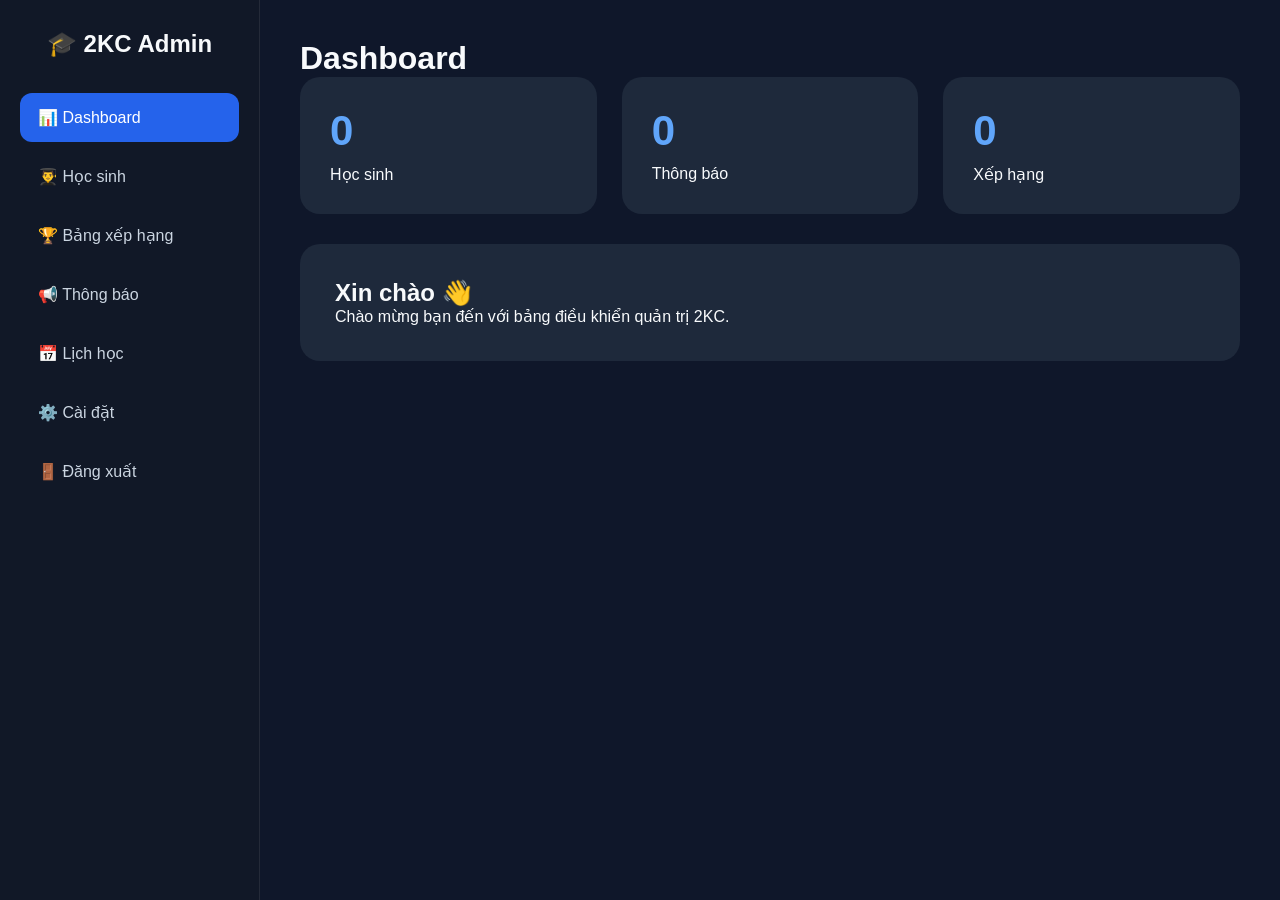
<file: pages/admin.html>
<!DOCTYPE html>
<html lang="vi">

<head>

<meta charset="UTF-8">
<meta name="viewport" content="width=device-width, initial-scale=1.0">

<title>2KC Admin Dashboard</title>

<link rel="stylesheet" href="../style.css">

</head>

<body>

<div class="dashboard">

    <aside class="sidebar">

        <h2>🎓 2KC Admin</h2>

        <ul>

            <li class="active">📊 Dashboard</li>

            <li>👨‍🎓 Học sinh</li>

            <li>🏆 Bảng xếp hạng</li>

            <li>📢 Thông báo</li>

            <li>📅 Lịch học</li>

            <li>⚙️ Cài đặt</li>

            <li>🚪 Đăng xuất</li>

        </ul>

    </aside>

    <main class="main">

        <h1>Dashboard</h1>

        <div class="dashboard-cards">

            <div class="dashboard-card">

                <h2 id="studentCount">0</h2>

                <p>Học sinh</p>

            </div>

            <div class="dashboard-card">

                <h2 id="noticeCount">0</h2>

                <p>Thông báo</p>

            </div>

            <div class="dashboard-card">

                <h2 id="rankingCount">0</h2>

                <p>Xếp hạng</p>

            </div>

        </div>

        <div class="dashboard-content">

            <h2>Xin chào 👋</h2>

            <p>Chào mừng bạn đến với bảng điều khiển quản trị 2KC.</p>

        </div>

    </main>

</div>

<script src="../script.js"></script>

</body>

</html>
</file>
<file: style.css>
/* ==================================================
   2KC CONNECT V3
   STYLE.CSS
================================================== */

*{
    margin:0;
    padding:0;
    box-sizing:border-box;
    scroll-behavior:smooth;
}

:root{

    --bg:#020617;
    --bg2:#0F172A;

    --primary:#2563EB;
    --secondary:#60A5FA;

    --white:#F8FAFC;
    --gray:#94A3B8;

    --glass:rgba(255,255,255,.05);

}

body{

    font-family:"Poppins",sans-serif;

    background:var(--bg);

    color:var(--white);

    overflow-x:hidden;

}

/* ===========================
Background
=========================== */

.bg-blur{

    position:fixed;

    width:600px;
    height:600px;

    border-radius:50%;

    filter:blur(140px);

    opacity:.35;

    z-index:-5;

    animation:move 15s infinite alternate;

}

.bg1{

    background:#2563EB;

    top:-180px;

    left:-180px;

}

.bg2{

    background:#9333EA;

    right:-200px;

    top:150px;

}

.bg3{

    background:#06B6D4;

    bottom:-180px;

    left:40%;

}

@keyframes move{

from{

transform:translate(0,0);

}

to{

transform:translate(120px,-90px);

}

}

/* ===========================
Loading
=========================== */

#loader{

position:fixed;

inset:0;

background:#020617;

display:flex;

flex-direction:column;

justify-content:center;

align-items:center;

z-index:999999;

transition:1s;

}

.loader-circle{

width:90px;

height:90px;

border-radius:50%;

border:7px solid rgba(255,255,255,.1);

border-top:7px solid #3B82F6;

animation:spin 1s linear infinite;

margin-bottom:25px;

}

@keyframes spin{

100%{

transform:rotate(360deg);

}

}

#loader h2{

font-size:40px;

margin-bottom:8px;

}

#loader p{

color:var(--gray);

}

/* ===========================
Header
=========================== */

header{

position:fixed;

top:18px;

left:50%;

transform:translateX(-50%);

width:92%;

height:78px;

padding:0 35px;

display:flex;

justify-content:space-between;

align-items:center;

background:rgba(255,255,255,.05);

backdrop-filter:blur(18px);

border:1px solid rgba(255,255,255,.08);

border-radius:20px;

z-index:999;

}

.logo{

display:flex;

align-items:center;

gap:12px;

font-size:28px;

font-weight:700;

}

.logo i{

color:#3B82F6;

}

nav{

display:flex;

gap:35px;

}

nav a{

text-decoration:none;

color:white;

font-weight:500;

transition:.3s;

}

nav a:hover{

color:#60A5FA;

}

#themeBtn{

width:46px;

height:46px;

border:none;

border-radius:50%;

background:#2563EB;

color:white;

cursor:pointer;

font-size:18px;

transition:.3s;

}

#themeBtn:hover{

transform:rotate(180deg);

}

/* ===========================
Hero
=========================== */

.hero{

min-height:100vh;

display:flex;

justify-content:space-between;

align-items:center;

padding:130px 8% 80px;

gap:70px;

}

.hero-left{

flex:1;

}

.hero-right{

flex:1;

text-align:right;

}

.hero-right img{

width:100%;

max-width:600px;

animation:float 4s ease-in-out infinite;

}

@keyframes float{

0%{

transform:translateY(0);

}

50%{

transform:translateY(-18px);

}

100%{

transform:translateY(0);

}

}

.badge{

display:inline-block;

padding:10px 22px;

background:rgba(37,99,235,.2);

border:1px solid rgba(96,165,250,.3);

border-radius:999px;

margin-bottom:25px;

font-size:15px;

}

.hero h1{

font-size:72px;

font-weight:800;

margin-bottom:20px;

line-height:1.1;

}

.hero p{

font-size:18px;

line-height:1.8;

color:var(--gray);

max-width:600px;

margin-bottom:35px;

}

.hero-buttons{

display:flex;

gap:20px;

flex-wrap:wrap;

}

.btn{

display:inline-block;

padding:18px 34px;

background:#2563EB;

border-radius:14px;

text-decoration:none;

color:white;

font-weight:600;

transition:.35s;

}

.btn:hover{

transform:translateY(-6px);

box-shadow:0 15px 35px rgba(37,99,235,.35);

}

.btn2{

display:inline-block;

padding:18px 34px;

border-radius:14px;

text-decoration:none;

border:2px solid #2563EB;

color:white;

transition:.35s;

}

.btn2:hover{

background:#2563EB;

}
/* ===========================
SECTION
=========================== */

.section{

padding:110px 8%;

}

.section h2{

font-size:42px;

margin-bottom:15px;

text-align:center;

}

.section>p{

text-align:center;

color:var(--gray);

margin-bottom:45px;

}

/* ===========================
Statistics
=========================== */

.stats{

display:grid;

grid-template-columns:repeat(4,1fr);

gap:25px;

padding:40px 8% 90px;

}

.card{

background:rgba(255,255,255,.05);

border:1px solid rgba(255,255,255,.08);

backdrop-filter:blur(18px);

padding:35px;

border-radius:22px;

text-align:center;

transition:.35s;

}

.card:hover{

transform:translateY(-10px);

box-shadow:0 18px 40px rgba(37,99,235,.28);

}

.card h2{

font-size:48px;

color:#60A5FA;

margin-bottom:12px;

}

.card p{

color:var(--gray);

font-size:17px;

}

/* ===========================
Search
=========================== */

.search-box{

max-width:720px;

margin:0 auto;

display:flex;

gap:15px;

}

.search-box input{

flex:1;

padding:18px 22px;

border:none;

outline:none;

border-radius:16px;

background:#111827;

color:white;

font-size:16px;

}

.search-box input::placeholder{

color:#94A3B8;

}

.search-box button{

padding:18px 35px;

border:none;

border-radius:16px;

background:#2563EB;

color:white;

font-weight:600;

cursor:pointer;

transition:.3s;

}

.search-box button:hover{

background:#1D4ED8;

transform:translateY(-4px);

}

/* ===========================
Result
=========================== */

#resultBox{

max-width:720px;

margin:35px auto 0;

padding:30px;

background:rgba(255,255,255,.05);

border:1px solid rgba(255,255,255,.08);

border-radius:20px;

backdrop-filter:blur(15px);

line-height:2;

min-height:80px;

transition:.35s;

}

#resultBox h2{

text-align:left;

font-size:30px;

margin-bottom:15px;

}

#resultBox hr{

border:none;

border-top:1px solid rgba(255,255,255,.08);

margin:15px 0;

}

/* ===========================
Ranking
=========================== */

.ranking-container{

display:grid;

grid-template-columns:repeat(3,1fr);

gap:30px;

margin-top:40px;

}

.rank-card{

padding:35px;

background:rgba(255,255,255,.05);

border-radius:24px;

border:1px solid rgba(255,255,255,.08);

text-align:center;

transition:.35s;

backdrop-filter:blur(18px);

}

.rank-card:hover{

transform:translateY(-10px) scale(1.03);

box-shadow:0 18px 40px rgba(37,99,235,.28);

}

.rank-card span{

display:block;

font-size:60px;

margin-bottom:15px;

}

.rank-card h3{

font-size:28px;

margin-bottom:12px;

}

.rank-card p{

color:#94A3B8;

}

.first{

border:2px solid gold;

}

.second{

border:2px solid silver;

}

.third{

border:2px solid #cd7f32;

}
/* ===========================
SCHEDULE
=========================== */

.schedule-grid{

display:grid;

grid-template-columns:repeat(3,1fr);

gap:25px;

margin-top:40px;

}

.day-card{

padding:30px;

border-radius:22px;

background:rgba(255,255,255,.05);

border:1px solid rgba(255,255,255,.08);

backdrop-filter:blur(18px);

transition:.35s;

}

.day-card:hover{

transform:translateY(-8px);

border-color:#60A5FA;

box-shadow:0 15px 35px rgba(37,99,235,.25);

}

.day-card h3{

font-size:24px;

margin-bottom:15px;

}

.day-card p{

color:#60A5FA;

margin-bottom:12px;

font-weight:600;

}

.day-card span{

color:#94A3B8;

}

/* ===========================
NOTICE
=========================== */

.notice-box{

display:flex;

flex-direction:column;

gap:22px;

margin-top:40px;

}

.notice-item{

padding:28px;

background:rgba(255,255,255,.05);

border-left:5px solid #2563EB;

border-radius:18px;

transition:.35s;

backdrop-filter:blur(16px);

}

.notice-item:hover{

transform:translateX(10px);

box-shadow:0 10px 25px rgba(37,99,235,.2);

}

.notice-item h3{

margin-bottom:12px;

font-size:22px;

}

.notice-item p{

color:#94A3B8;

line-height:1.7;

}

/* ===========================
DISCORD
=========================== */

#discord{

text-align:center;

}

.discord-btn{

display:inline-block;

margin-top:30px;

padding:18px 45px;

background:#5865F2;

color:white;

text-decoration:none;

border-radius:16px;

font-size:18px;

font-weight:600;

transition:.35s;

}

.discord-btn:hover{

transform:translateY(-6px);

box-shadow:0 18px 35px rgba(88,101,242,.45);

}

/* ===========================
CTA
=========================== */

.cta{

padding:120px 8%;

}

.cta-content{

padding:70px;

text-align:center;

border-radius:28px;

background:linear-gradient(135deg,#2563EB,#4F46E5);

box-shadow:0 20px 60px rgba(37,99,235,.35);

}

.cta-content h2{

font-size:46px;

margin-bottom:20px;

}

.cta-content p{

max-width:700px;

margin:auto;

line-height:1.8;

margin-bottom:35px;

opacity:.95;

}

/* ===========================
FOOTER
=========================== */

footer{

margin-top:90px;

padding:70px 8% 35px;

background:#01040d;

}

.footer-top{

display:grid;

grid-template-columns:2fr 1fr 1fr;

gap:45px;

}

.footer-box h3{

margin-bottom:18px;

font-size:22px;

}

.footer-box p{

color:#94A3B8;

line-height:1.8;

}

.footer-box ul{

list-style:none;

}

.footer-box li{

margin-bottom:12px;

}

.footer-box a{

text-decoration:none;

color:#94A3B8;

transition:.3s;

}

.footer-box a:hover{

color:#60A5FA;

}

.footer-bottom{

margin-top:45px;

padding-top:25px;

border-top:1px solid rgba(255,255,255,.08);

text-align:center;

color:#94A3B8;

}

/* ===========================
BACK TO TOP
=========================== */

#backTop{

position:fixed;

right:25px;

bottom:25px;

width:56px;

height:56px;

border:none;

border-radius:50%;

background:#2563EB;

color:white;

font-size:22px;

cursor:pointer;

display:none;

transition:.35s;

z-index:9999;

}

#backTop:hover{

transform:translateY(-6px);

box-shadow:0 10px 30px rgba(37,99,235,.4);

}
/* ===========================
RIPPLE EFFECT
=========================== */

.btn,
.btn2,
.discord-btn,
.search-box button{

position:relative;

overflow:hidden;

}

@keyframes ripple{

to{

transform:scale(4);

opacity:0;

}

}

/* ===========================
ACTIVE NAV
=========================== */

nav a.active{

color:#60A5FA;

font-weight:700;

}

/* ===========================
SCROLL PROGRESS
=========================== */

#scroll-progress{

position:fixed;

top:0;

left:0;

width:0;

height:4px;

background:linear-gradient(90deg,#2563EB,#7C3AED);

z-index:999999;

}

/* ===========================
PARTICLES
=========================== */

.particle{

position:fixed;

width:6px;

height:6px;

border-radius:50%;

background:white;

pointer-events:none;

animation:fall linear forwards;

opacity:.6;

}

@keyframes fall{

to{

transform:translateY(110vh);

opacity:0;

}

}

/* ===========================
ADMIN LOGIN
=========================== */

.admin-container{

max-width:520px;

margin:120px auto;

padding:40px;

background:rgba(255,255,255,.05);

backdrop-filter:blur(18px);

border-radius:22px;

}

.admin-container h2{

margin-bottom:25px;

text-align:center;

}

.admin-container input{

width:100%;

padding:16px;

margin:15px 0;

border:none;

border-radius:14px;

background:#111827;

color:white;

font-size:16px;

}

.admin-container button{

width:100%;

padding:16px;

border:none;

border-radius:14px;

background:#2563EB;

color:white;

cursor:pointer;

font-size:18px;

transition:.3s;

}

.admin-container button:hover{

background:#1D4ED8;

}

/* ===========================
ADMIN DASHBOARD
=========================== */

.dashboard{

display:flex;

min-height:100vh;

background:#0F172A;

}

.sidebar{

width:260px;

padding:30px 20px;

background:#111827;

border-right:1px solid rgba(255,255,255,.08);

}

.sidebar h2{

text-align:center;

margin-bottom:35px;

}

.sidebar ul{

list-style:none;

}

.sidebar li{

padding:15px 18px;

margin-bottom:10px;

border-radius:12px;

cursor:pointer;

transition:.3s;

color:#CBD5E1;

}

.sidebar li:hover{

background:#2563EB;

color:white;

}

.sidebar .active{

background:#2563EB;

color:white;

}

.main{

flex:1;

padding:40px;

}

.dashboard-cards{

display:grid;

grid-template-columns:repeat(3,1fr);

gap:25px;

margin-bottom:30px;

}

.dashboard-card{

padding:30px;

border-radius:20px;

background:#1E293B;

transition:.35s;

}

.dashboard-card:hover{

transform:translateY(-8px);

box-shadow:0 15px 35px rgba(37,99,235,.3);

}

.dashboard-card h2{

font-size:42px;

color:#60A5FA;

margin-bottom:10px;

}

.dashboard-content{

padding:35px;

border-radius:20px;

background:#1E293B;

}

/* ===========================
SCROLLBAR
=========================== */

::-webkit-scrollbar{

width:10px;

}

::-webkit-scrollbar-track{

background:#020617;

}

::-webkit-scrollbar-thumb{

background:#2563EB;

border-radius:20px;

}

::-webkit-scrollbar-thumb:hover{

background:#1D4ED8;

}

/* ===========================
RESPONSIVE
=========================== */

@media(max-width:1100px){

.hero{

flex-direction:column;

text-align:center;

}

.hero-right{

text-align:center;

}

.hero-right img{

max-width:420px;

}

.stats{

grid-template-columns:repeat(2,1fr);

}

.ranking-container{

grid-template-columns:1fr;

}

.schedule-grid{

grid-template-columns:1fr;

}

.footer-top{

grid-template-columns:1fr;

}

.dashboard{

flex-direction:column;

}

.sidebar{

width:100%;

}

.dashboard-cards{

grid-template-columns:1fr;

}

nav{

display:none;

}

}

@media(max-width:700px){

.hero{

padding-top:150px;

}

.hero h1{

font-size:48px;

}

.hero p{

font-size:16px;

}

.stats{

grid-template-columns:1fr;

}

.search-box{

flex-direction:column;

}

.section{

padding:80px 6%;

}

header{

padding:0 20px;

}

.logo{

font-size:22px;

}

.hero-buttons{

justify-content:center;

}

.btn,

.btn2{

width:100%;

text-align:center;

}

.cta-content{

padding:45px 25px;

}

.cta-content h2{

font-size:34px;

}

.footer{

padding:50px 6%;

}

}
</file>
